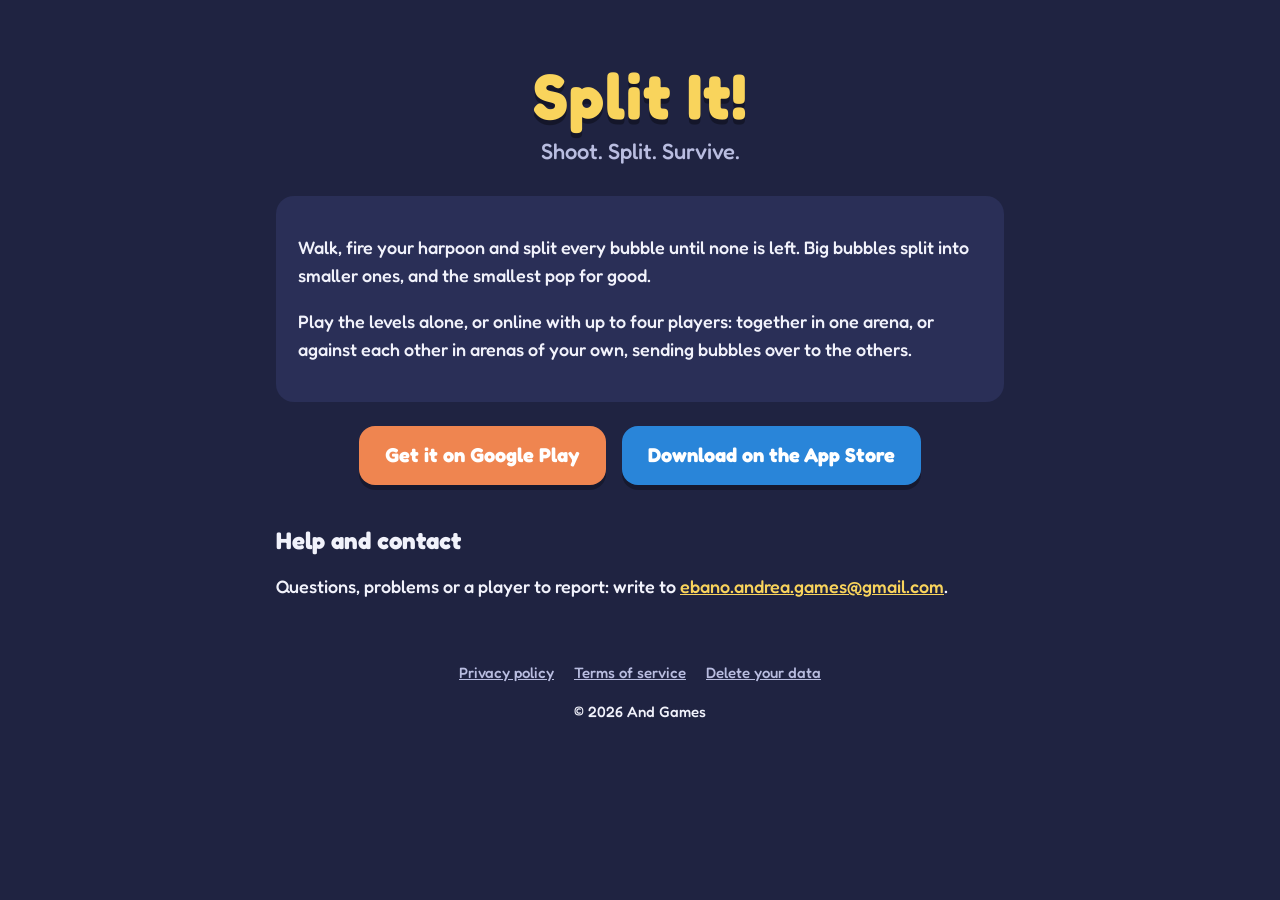
<file: index.html>
<!doctype html>
<html lang="en">
<head>
	<meta charset="utf-8">
	<meta name="viewport" content="width=device-width, initial-scale=1">
	<title>Split It!</title>
	<meta name="description" content="Split It! is an arcade game for phones: fire your harpoon and split every bubble, alone or online with up to four friends.">
	<link rel="stylesheet" href="style.css">
</head>
<body>
	<main>
		<div class="hero">
			<span class="logo">Split It!</span>
			<p class="tagline">Shoot. Split. Survive.</p>
		</div>

		<div class="card">
			<p>Walk, fire your harpoon and split every bubble until none is left. Big bubbles split into smaller ones, and the smallest pop for good.</p>
			<p>Play the levels alone, or online with up to four players: together in one arena, or against each other in arenas of your own, sending bubbles over to the others.</p>
		</div>

		<p style="text-align: center">
			<a class="button" href="https://play.google.com/store/apps/details?id=games.and.splitit">Get it on Google Play</a>
			<a class="button blue" href="https://apps.apple.com/app/id6829660923">Download on the App Store</a>
		</p>

		<h2>Help and contact</h2>
		<p>Questions, problems or a player to report: write to <a href="mailto:ebano.andrea.games@gmail.com">ebano.andrea.games@gmail.com</a>.</p>
	</main>
	<footer>
		<a href="privacy/">Privacy policy</a>
		<a href="terms/">Terms of service</a>
		<a href="delete/">Delete your data</a>
		<p>© 2026 And Games</p>
	</footer>
</body>
</html>
</file>
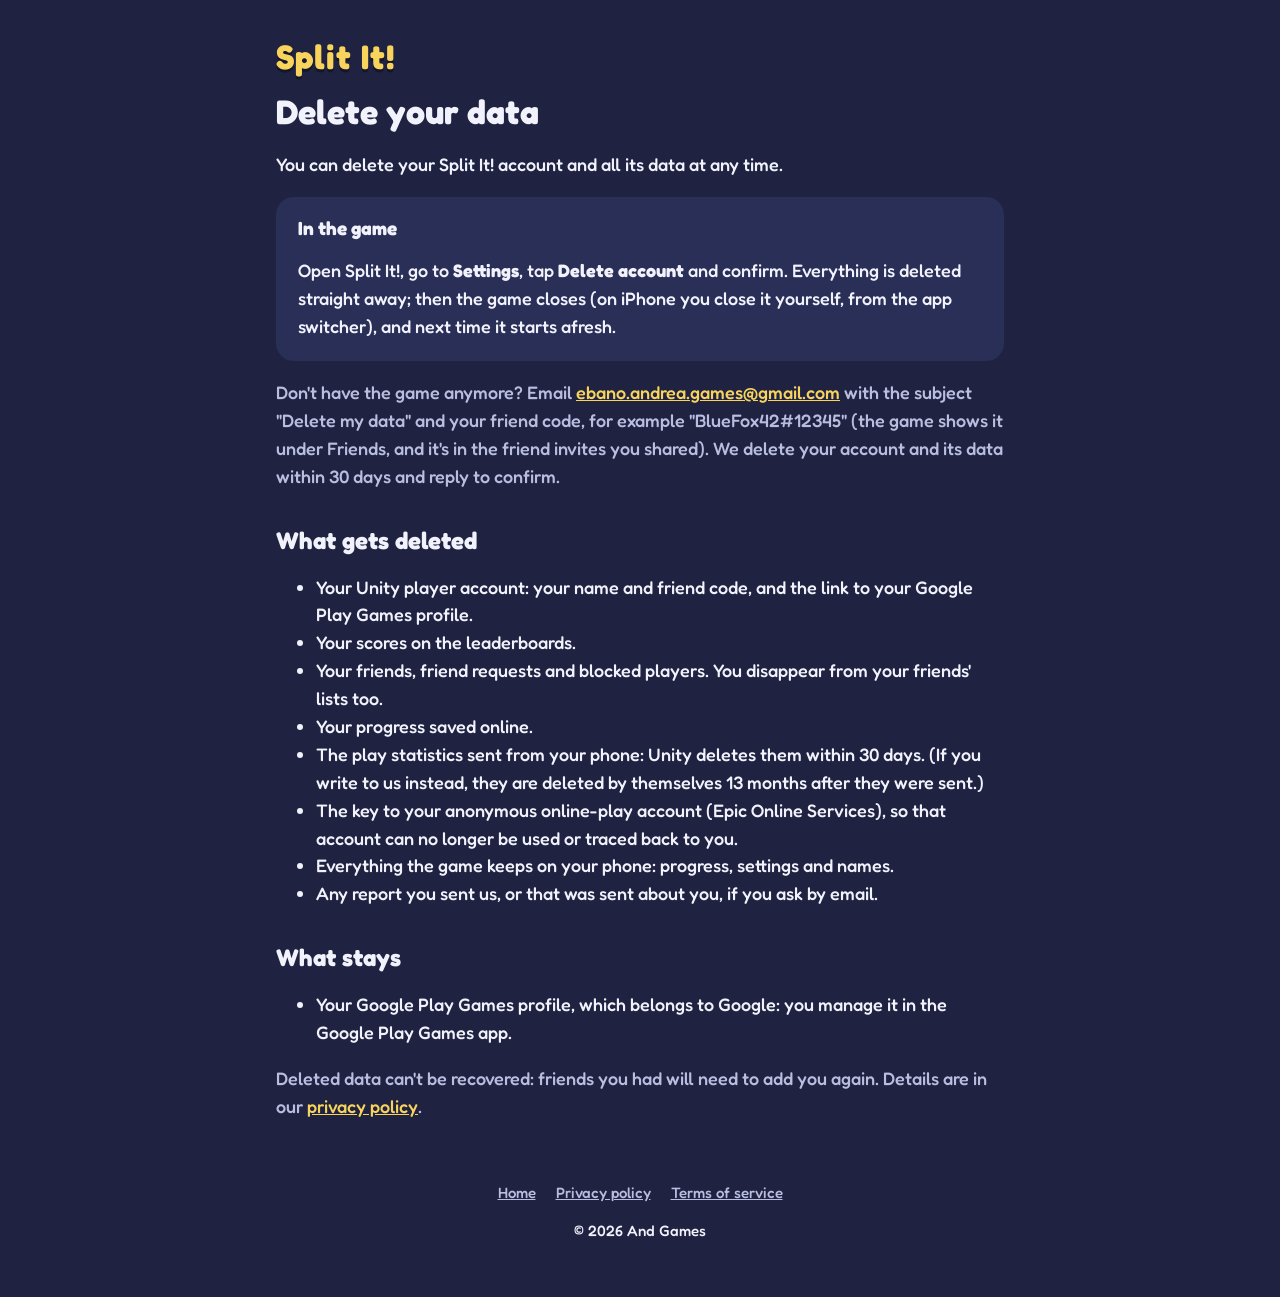
<file: delete/index.html>
<!doctype html>
<html lang="en">
<head>
	<meta charset="utf-8">
	<meta name="viewport" content="width=device-width, initial-scale=1">
	<title>Delete Your Data · Split It!</title>
	<meta name="description" content="How to delete your Split It! account and its data.">
	<link rel="stylesheet" href="../style.css">
</head>
<body>
	<main>
		<nav class="top"><a class="logo small" href="../">Split It!</a></nav>

		<h1>Delete your data</h1>
		<p>You can delete your Split It! account and all its data at any time.</p>

		<div class="card">
			<h3 style="margin-top: 0">In the game</h3>
			<p style="margin-bottom: 0">Open Split It!, go to <strong>Settings</strong>, tap <strong>Delete account</strong> and confirm. Everything is deleted straight away; then the game closes (on iPhone you close it yourself, from the app switcher), and next time it starts afresh.</p>
		</div>

		<p class="muted">Don't have the game anymore? Email <a href="mailto:ebano.andrea.games@gmail.com?subject=Split%20It!%3A%20delete%20my%20data">ebano.andrea.games@gmail.com</a> with the subject "Delete my data" and your friend code, for example "BlueFox42#12345" (the game shows it under Friends, and it's in the friend invites you shared). We delete your account and its data within 30 days and reply to confirm.</p>

		<h2>What gets deleted</h2>
		<ul>
			<li>Your Unity player account: your name and friend code, and the link to your Google Play Games profile.</li>
			<li>Your scores on the leaderboards.</li>
			<li>Your friends, friend requests and blocked players. You disappear from your friends' lists too.</li>
			<li>Your progress saved online.</li>
			<li>The play statistics sent from your phone: Unity deletes them within 30 days. (If you write to us instead, they are deleted by themselves 13 months after they were sent.)</li>
			<li>The key to your anonymous online-play account (Epic Online Services), so that account can no longer be used or traced back to you.</li>
			<li>Everything the game keeps on your phone: progress, settings and names.</li>
			<li>Any report you sent us, or that was sent about you, if you ask by email.</li>
		</ul>

		<h2>What stays</h2>
		<ul>
			<li>Your Google Play Games profile, which belongs to Google: you manage it in the Google Play Games app.</li>
		</ul>

		<p class="muted">Deleted data can't be recovered: friends you had will need to add you again. Details are in our <a href="../privacy/">privacy policy</a>.</p>
	</main>
	<footer>
		<a href="../">Home</a>
		<a href="../privacy/">Privacy policy</a>
		<a href="../terms/">Terms of service</a>
		<p>© 2026 And Games</p>
	</footer>
</body>
</html>
</file>
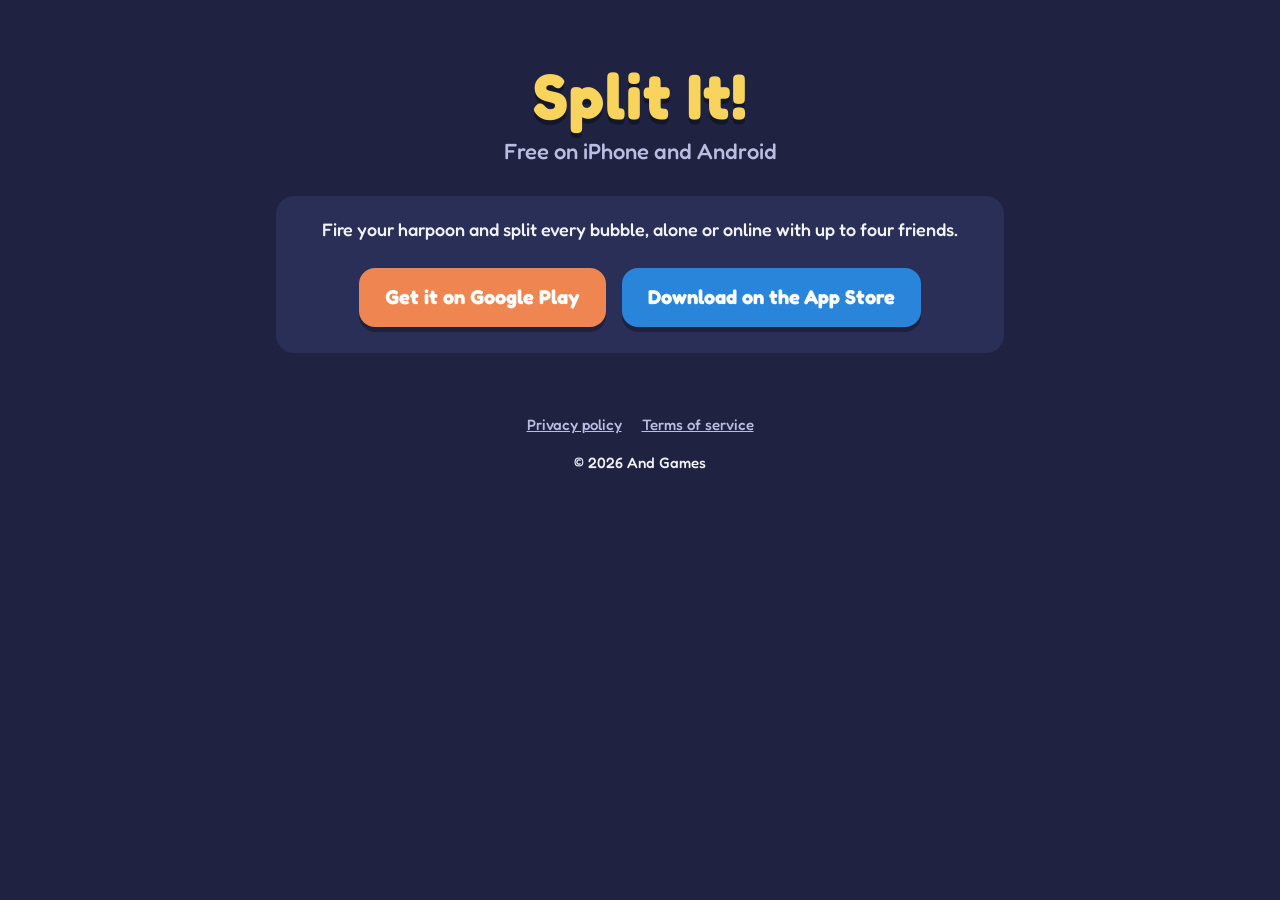
<file: get/index.html>
<!doctype html>
<html lang="en">
<head>
	<meta charset="utf-8">
	<meta name="viewport" content="width=device-width, initial-scale=1">
	<title>Get Split It!</title>
	<meta name="description" content="Split It! Bubble Arcade is free on the App Store and Google Play.">
	<meta name="robots" content="noindex">
	<link rel="stylesheet" href="../style.css">
	<script>
		// One link for both stores, for bios and posts: a phone goes straight to its own store, a computer
		// sees both. Installs from Instagram's and TikTok's in-app browsers are tagged for Play's acquisition report.
		var ua = navigator.userAgent;
		var from = /Instagram/i.test(ua) ? "instagram"
			: /musical_ly|TikTok|BytedanceWebview/i.test(ua) ? "tiktok"
			: /FBAN|FBAV/i.test(ua) ? "facebook"
			: (new URLSearchParams(location.search).get("from") || "").replace(/[^a-z0-9_-]/gi, "");
		var play = "https://play.google.com/store/apps/details?id=games.and.splitit"
			+ (from ? "&referrer=" + encodeURIComponent("utm_source=" + from + "&utm_medium=link") : "");
		var appStore = "https://apps.apple.com/app/id6829660923";
		var android = /Android/i.test(ua);
		// iPads ask for the desktop site, so they read as a Mac with a touch screen.
		var apple = /iPhone|iPad|iPod/i.test(ua) || (/Macintosh/i.test(ua) && navigator.maxTouchPoints > 1);
		if (android) location.replace(play);
		else if (apple) location.replace(appStore);
	</script>
</head>
<body>
	<main>
		<div class="hero">
			<a class="logo" href="../">Split It!</a>
			<p class="tagline">Free on iPhone and Android</p>
		</div>

		<div class="card" style="text-align: center">
			<p style="margin-top: 0">Fire your harpoon and split every bubble, alone or online with up to four friends.</p>
			<a class="button" id="play" href="https://play.google.com/store/apps/details?id=games.and.splitit">Get it on Google Play</a>
			<a class="button blue" id="appstore" href="https://apps.apple.com/app/id6829660923">Download on the App Store</a>
		</div>
	</main>
	<footer>
		<a href="../privacy/">Privacy policy</a>
		<a href="../terms/">Terms of service</a>
		<p>© 2026 And Games</p>
	</footer>

	<script>
		// If the redirect is blocked, the buttons still lead to this phone's store, tagged like it.
		document.getElementById("play").href = play;
		if (android) document.getElementById("appstore").style.display = "none";
		if (apple) document.getElementById("play").style.display = "none";
	</script>
</body>
</html>
</file>
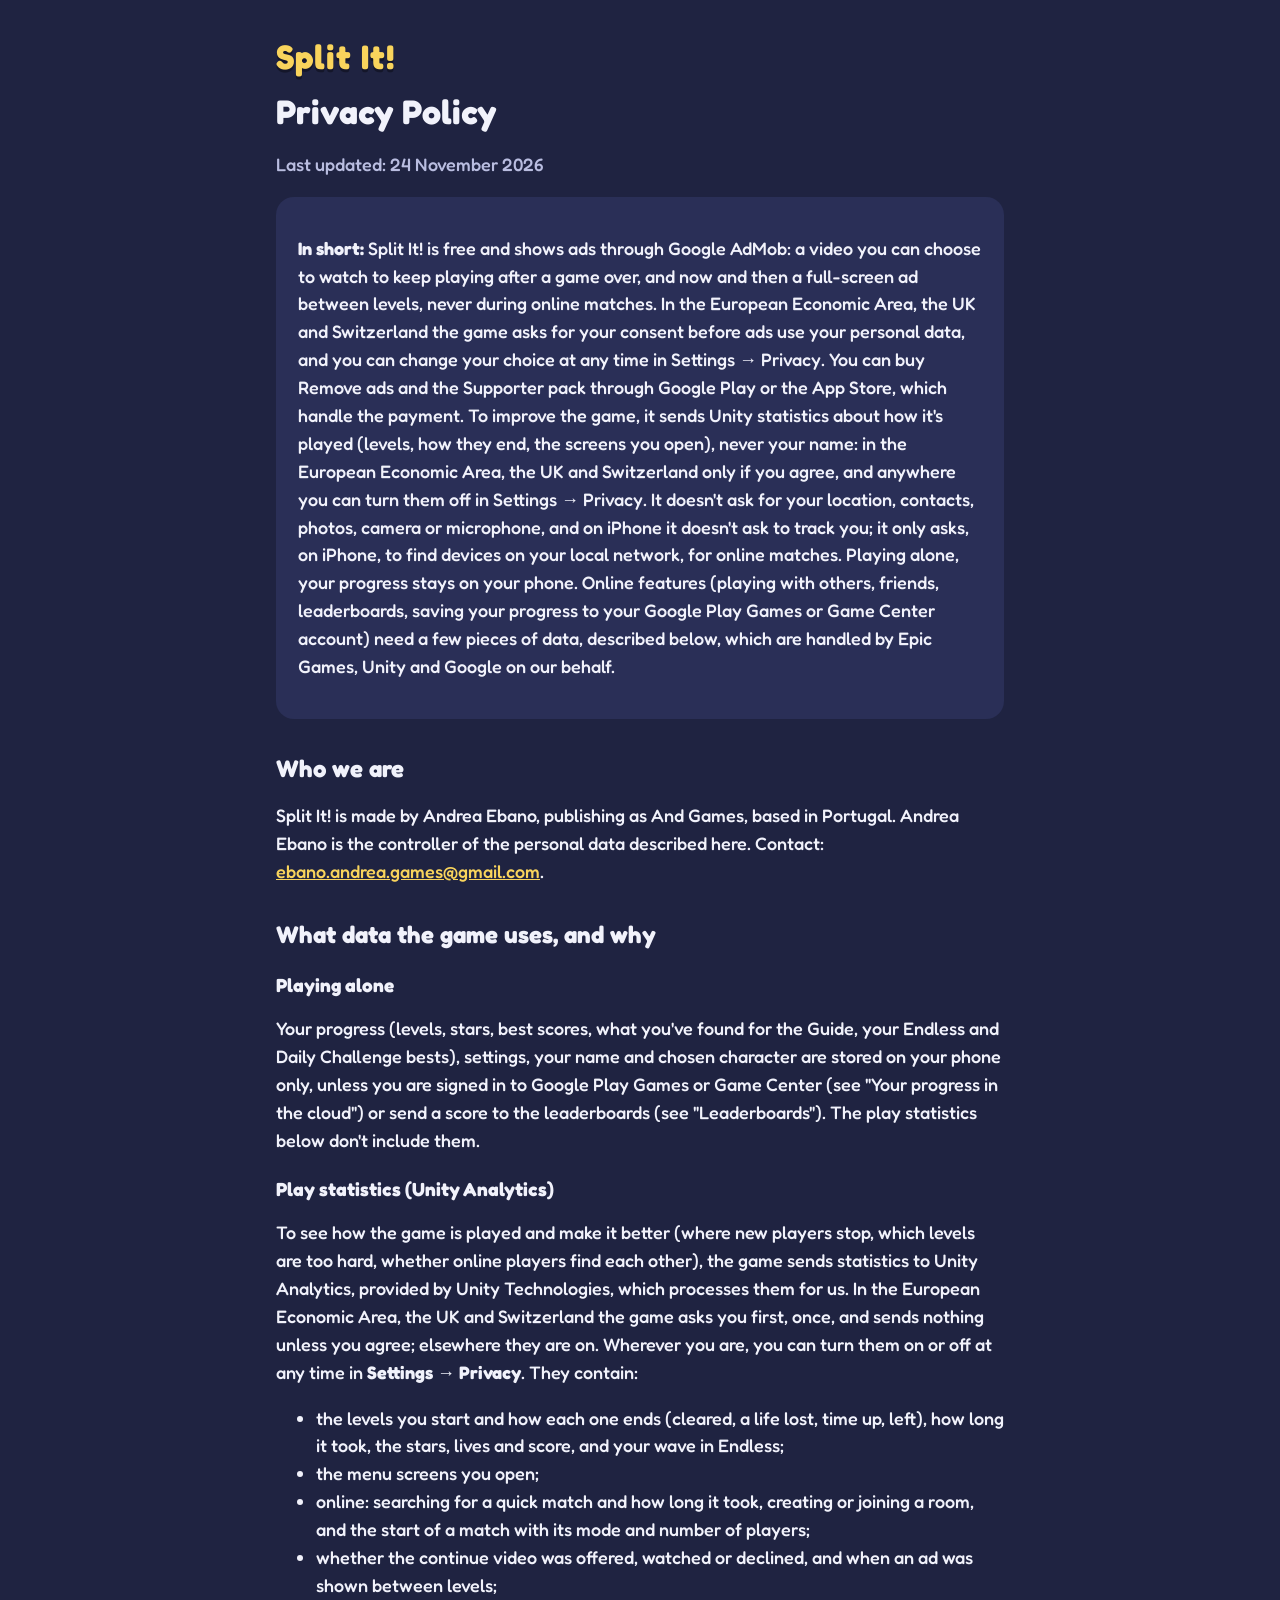
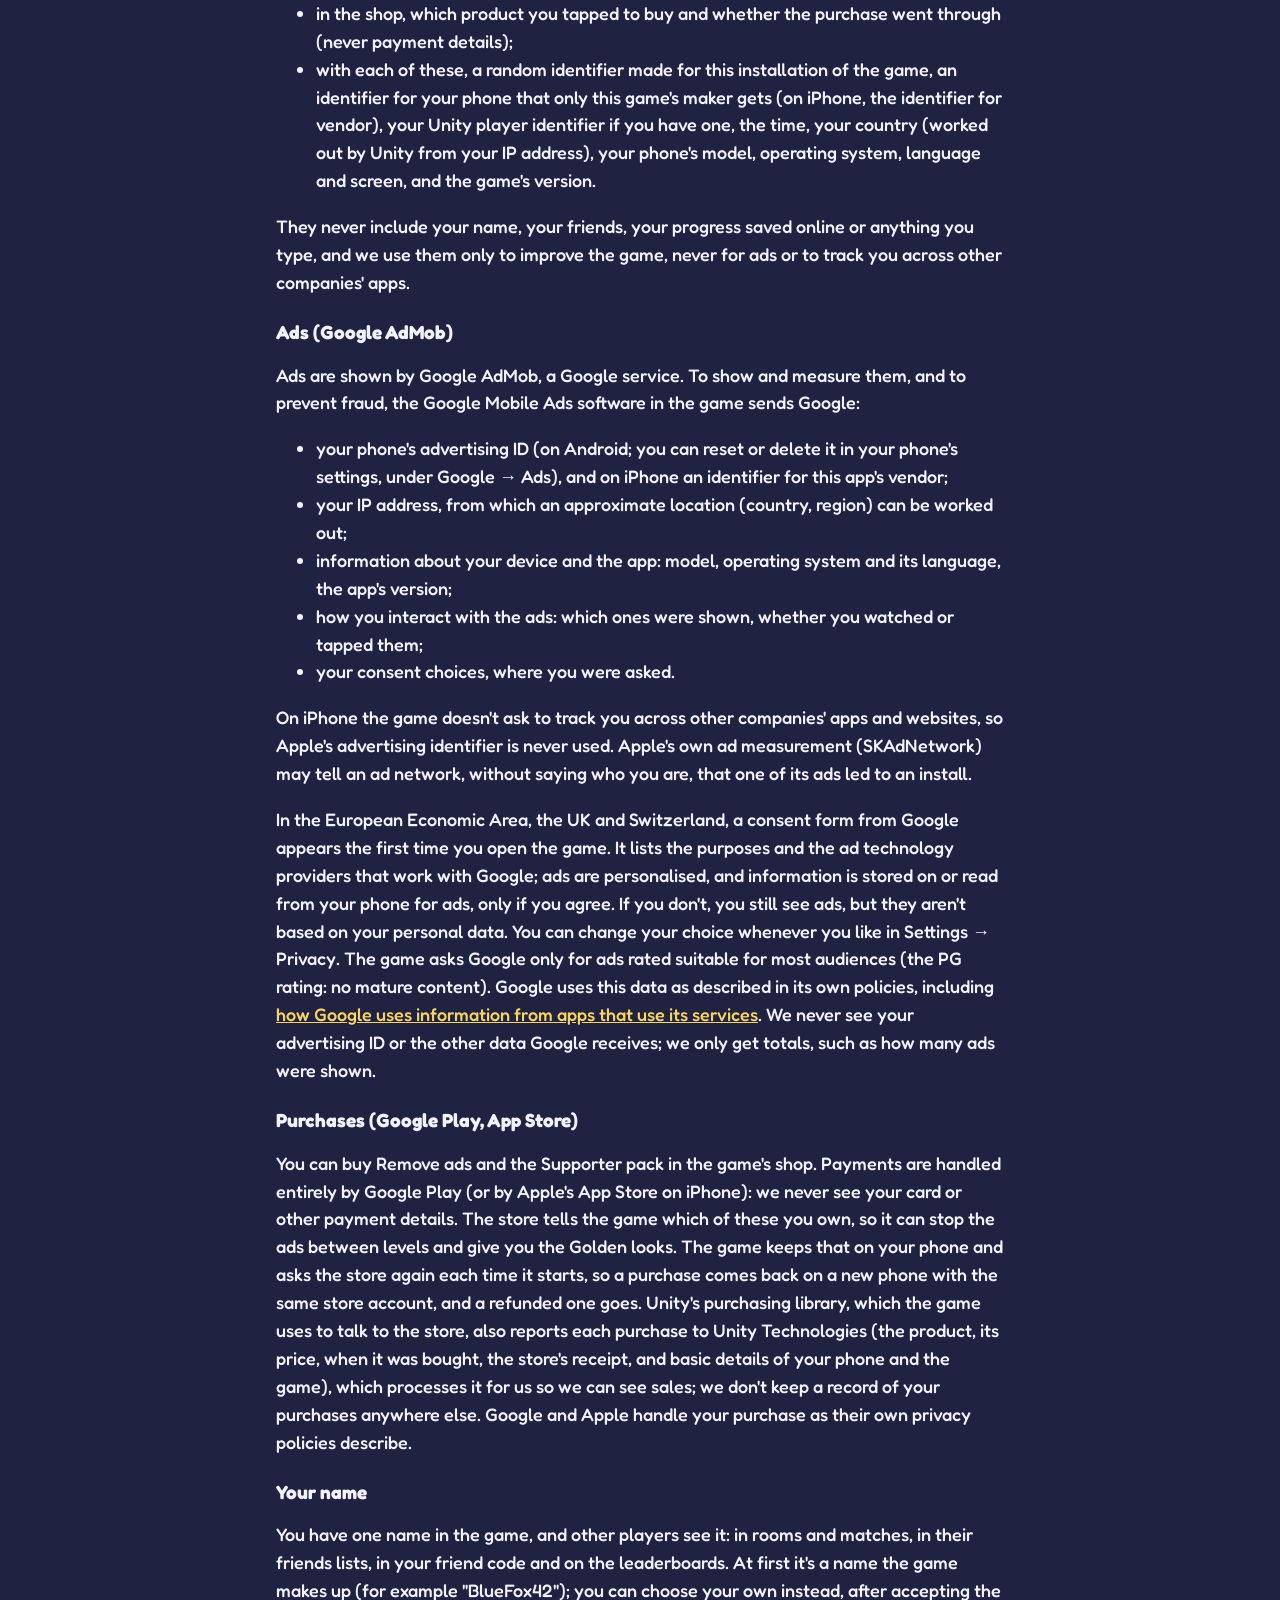
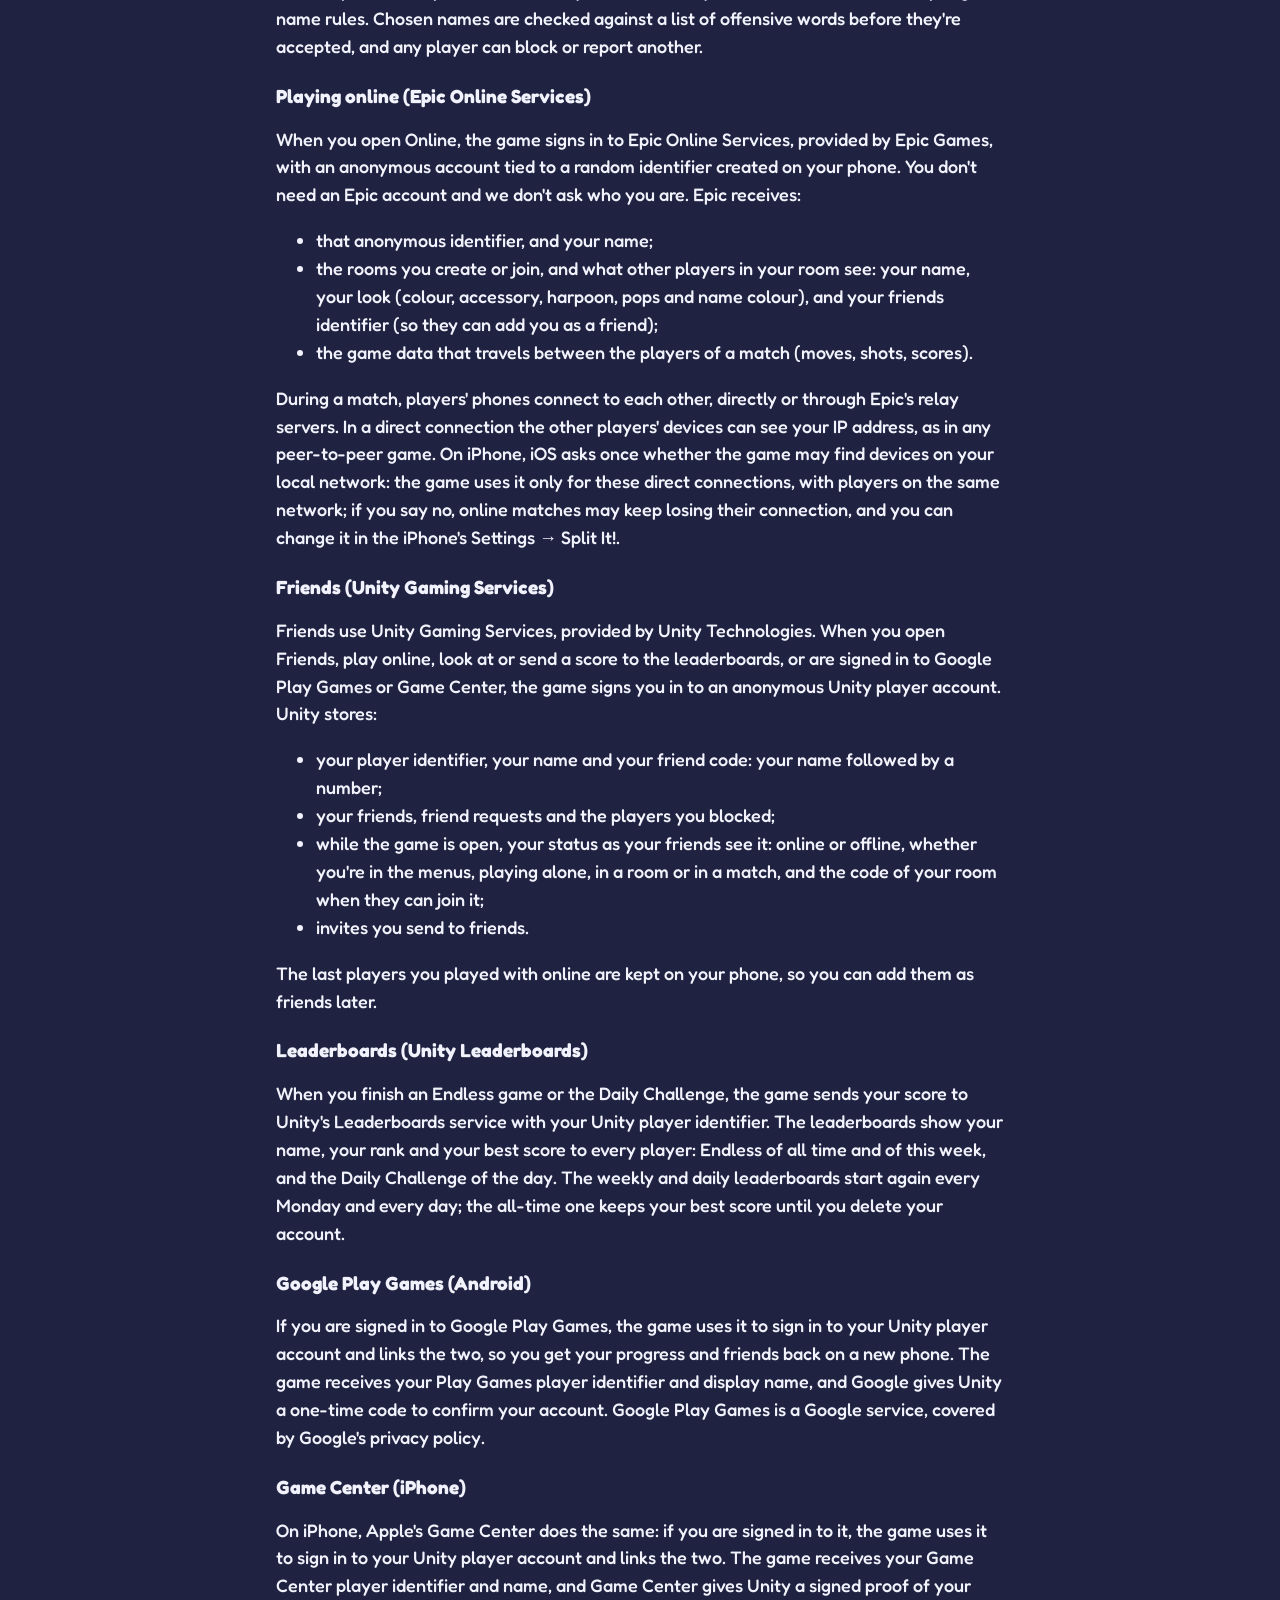
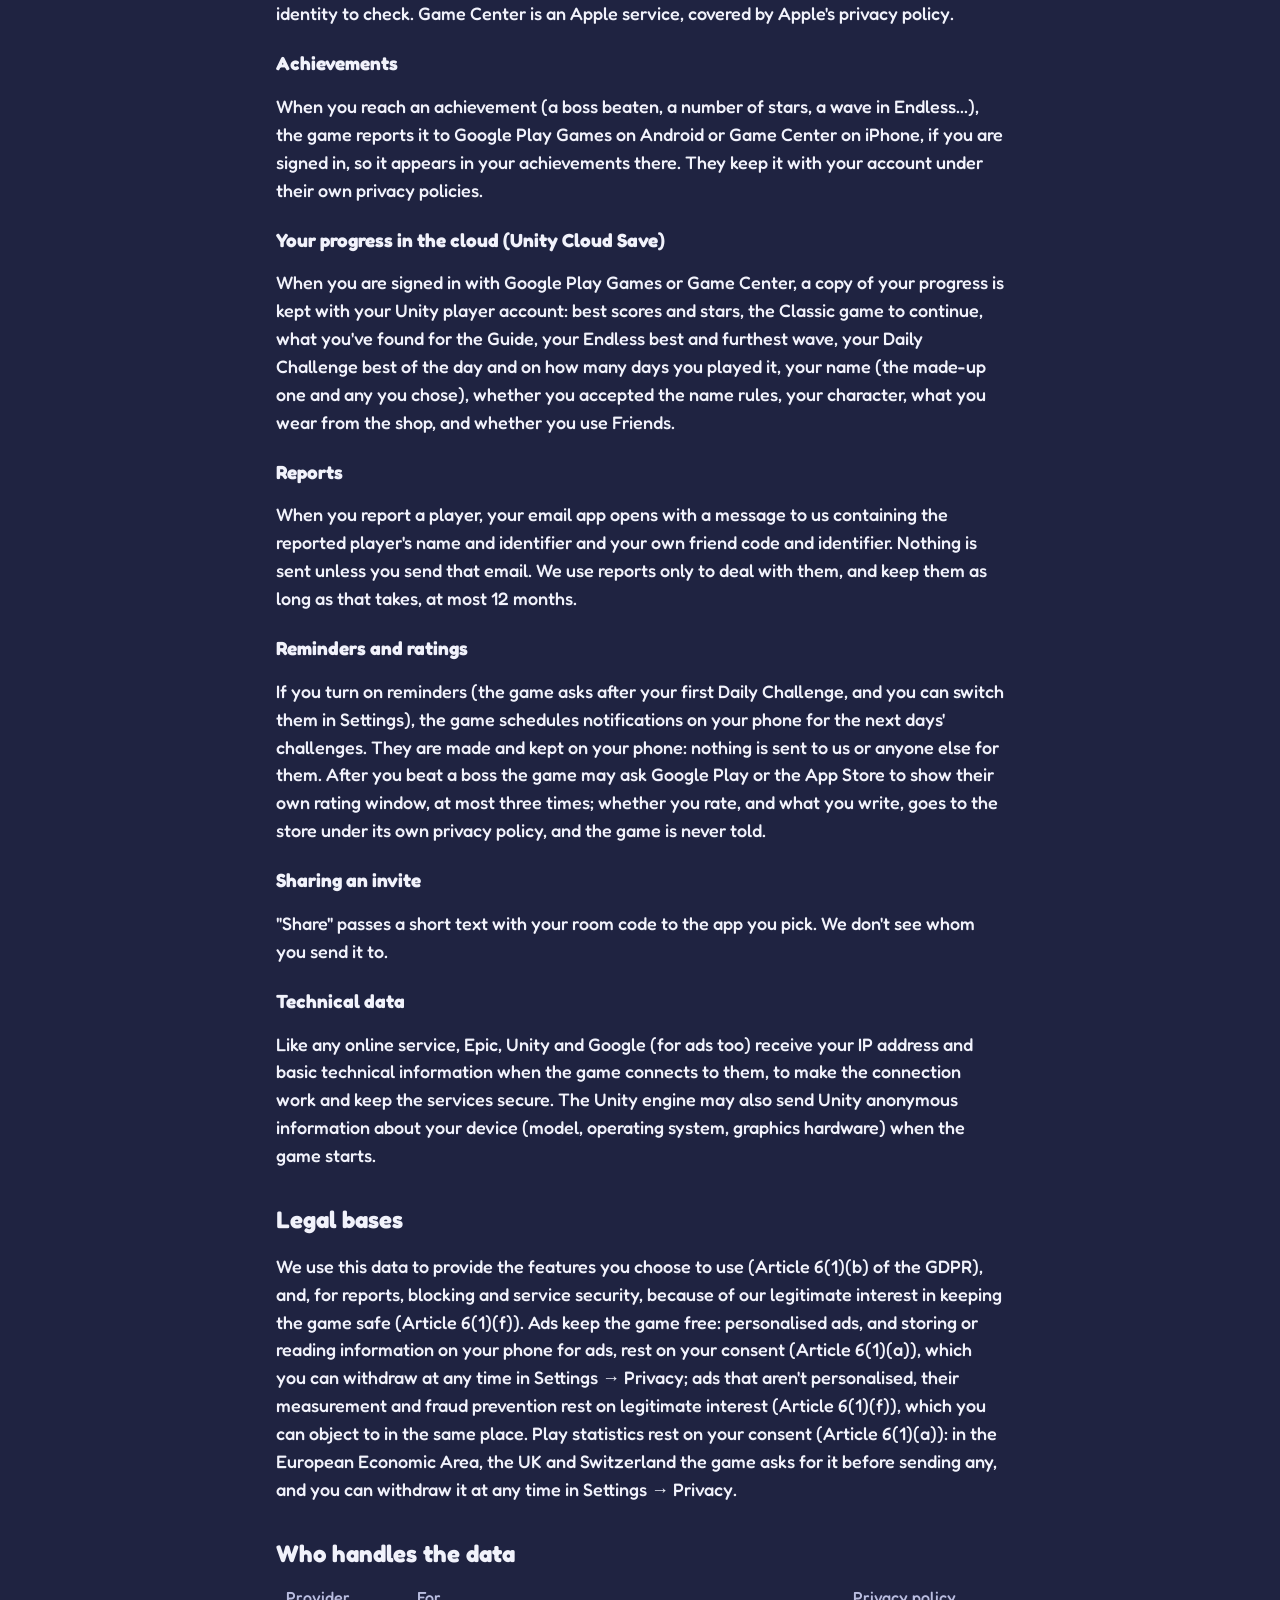
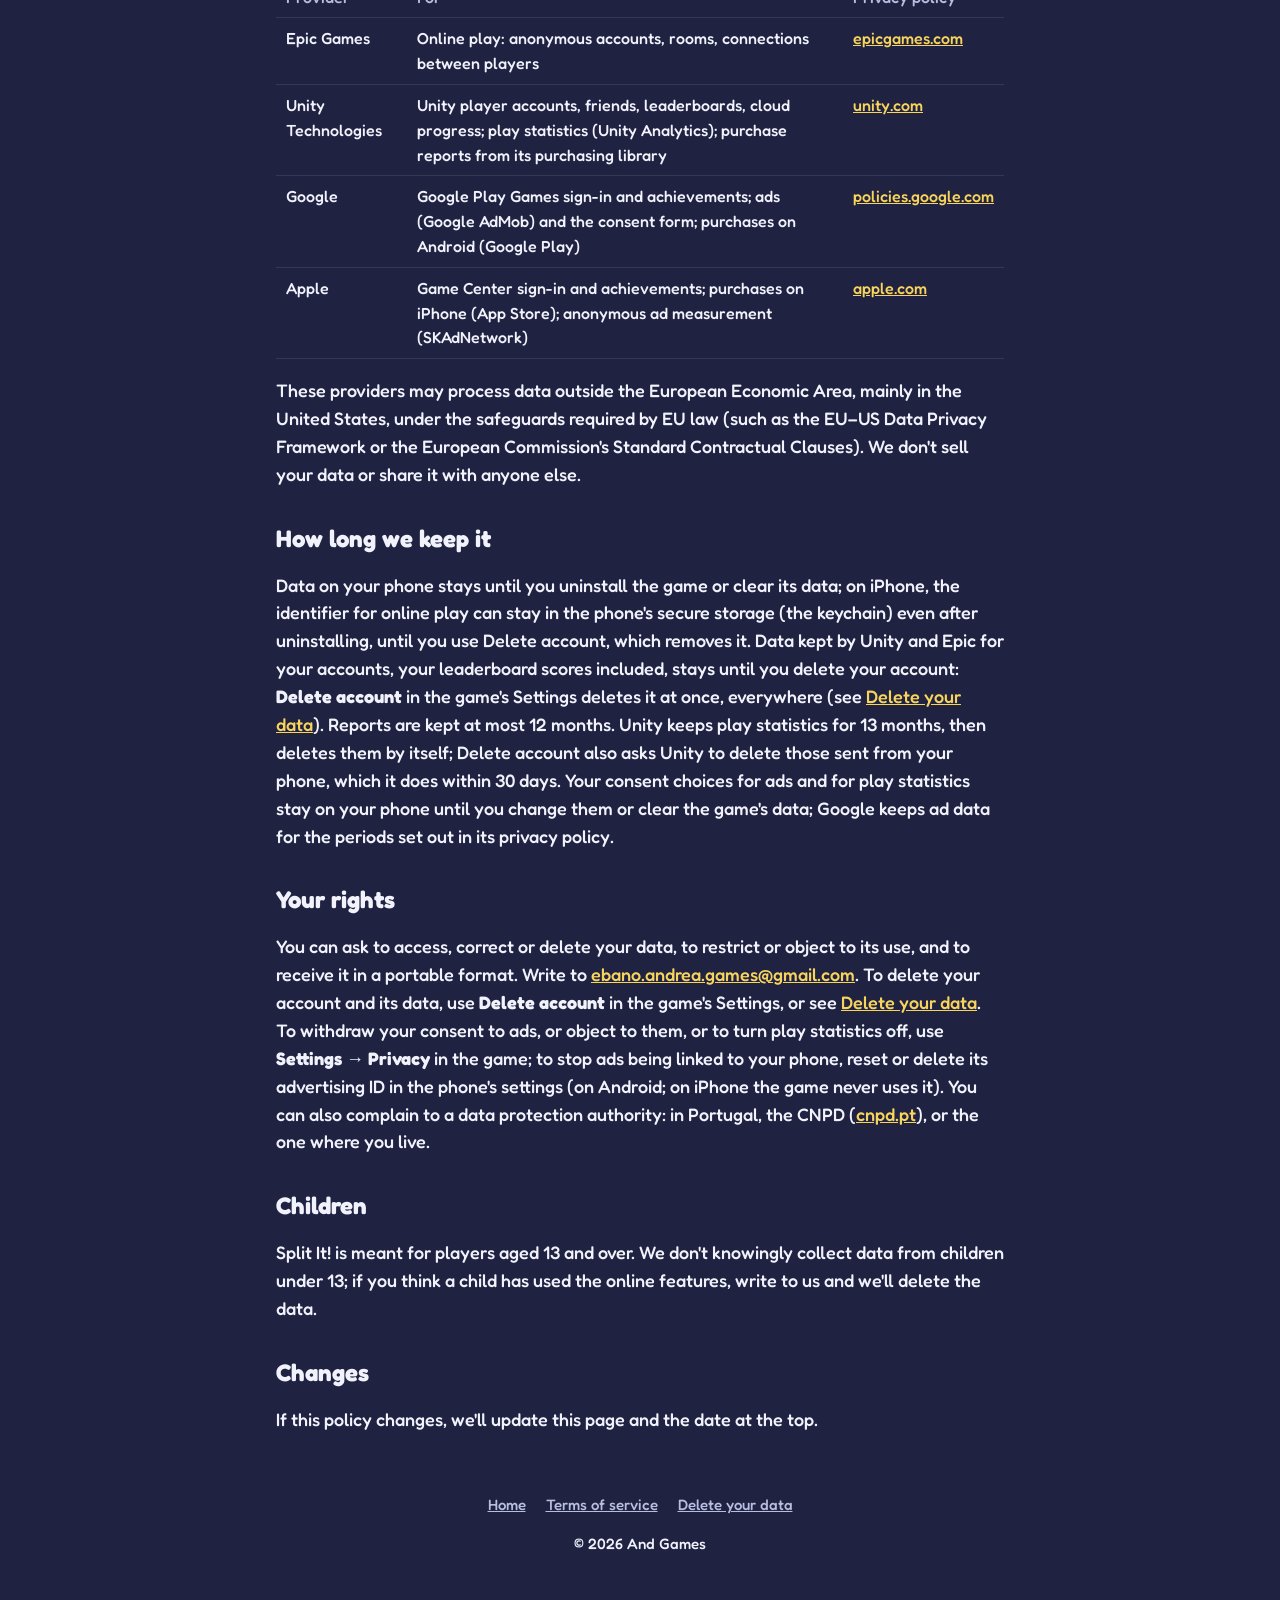
<file: privacy/index.html>
<!doctype html>
<html lang="en">
<head>
	<meta charset="utf-8">
	<meta name="viewport" content="width=device-width, initial-scale=1">
	<title>Privacy Policy · Split It!</title>
	<meta name="description" content="What data Split It! uses, why, who handles it, and how to have it deleted.">
	<link rel="stylesheet" href="../style.css">
</head>
<body>
	<main>
		<nav class="top"><a class="logo small" href="../">Split It!</a></nav>

		<h1>Privacy Policy</h1>
		<p class="muted">Last updated: 24 November 2026</p>

		<div class="card">
			<p><strong>In short:</strong> Split It! is free and shows ads through Google AdMob: a video you can choose to watch to keep playing after a game over, and now and then a full-screen ad between levels, never during online matches. In the European Economic Area, the UK and Switzerland the game asks for your consent before ads use your personal data, and you can change your choice at any time in Settings → Privacy. You can buy Remove ads and the Supporter pack through Google Play or the App Store, which handle the payment. To improve the game, it sends Unity statistics about how it's played (levels, how they end, the screens you open), never your name: in the European Economic Area, the UK and Switzerland only if you agree, and anywhere you can turn them off in Settings → Privacy. It doesn't ask for your location, contacts, photos, camera or microphone, and on iPhone it doesn't ask to track you; it only asks, on iPhone, to find devices on your local network, for online matches. Playing alone, your progress stays on your phone. Online features (playing with others, friends, leaderboards, saving your progress to your Google Play Games or Game Center account) need a few pieces of data, described below, which are handled by Epic Games, Unity and Google on our behalf.</p>
		</div>

		<h2>Who we are</h2>
		<p>Split It! is made by Andrea Ebano, publishing as And Games, based in Portugal. Andrea Ebano is the controller of the personal data described here. Contact: <a href="mailto:ebano.andrea.games@gmail.com">ebano.andrea.games@gmail.com</a>.</p>

		<h2>What data the game uses, and why</h2>

		<h3>Playing alone</h3>
		<p>Your progress (levels, stars, best scores, what you've found for the Guide, your Endless and Daily Challenge bests), settings, your name and chosen character are stored on your phone only, unless you are signed in to Google Play Games or Game Center (see "Your progress in the cloud") or send a score to the leaderboards (see "Leaderboards"). The play statistics below don't include them.</p>

		<h3>Play statistics (Unity Analytics)</h3>
		<p>To see how the game is played and make it better (where new players stop, which levels are too hard, whether online players find each other), the game sends statistics to Unity Analytics, provided by Unity Technologies, which processes them for us. In the European Economic Area, the UK and Switzerland the game asks you first, once, and sends nothing unless you agree; elsewhere they are on. Wherever you are, you can turn them on or off at any time in <strong>Settings → Privacy</strong>. They contain:</p>
		<ul>
			<li>the levels you start and how each one ends (cleared, a life lost, time up, left), how long it took, the stars, lives and score, and your wave in Endless;</li>
			<li>the menu screens you open;</li>
			<li>online: searching for a quick match and how long it took, creating or joining a room, and the start of a match with its mode and number of players;</li>
			<li>whether the continue video was offered, watched or declined, and when an ad was shown between levels;</li>
			<li>in the shop, which product you tapped to buy and whether the purchase went through (never payment details);</li>
			<li>with each of these, a random identifier made for this installation of the game, an identifier for your phone that only this game's maker gets (on iPhone, the identifier for vendor), your Unity player identifier if you have one, the time, your country (worked out by Unity from your IP address), your phone's model, operating system, language and screen, and the game's version.</li>
		</ul>
		<p>They never include your name, your friends, your progress saved online or anything you type, and we use them only to improve the game, never for ads or to track you across other companies' apps.</p>

		<h3>Ads (Google AdMob)</h3>
		<p>Ads are shown by Google AdMob, a Google service. To show and measure them, and to prevent fraud, the Google Mobile Ads software in the game sends Google:</p>
		<ul>
			<li>your phone's advertising ID (on Android; you can reset or delete it in your phone's settings, under Google → Ads), and on iPhone an identifier for this app's vendor;</li>
			<li>your IP address, from which an approximate location (country, region) can be worked out;</li>
			<li>information about your device and the app: model, operating system and its language, the app's version;</li>
			<li>how you interact with the ads: which ones were shown, whether you watched or tapped them;</li>
			<li>your consent choices, where you were asked.</li>
		</ul>
		<p>On iPhone the game doesn't ask to track you across other companies' apps and websites, so Apple's advertising identifier is never used. Apple's own ad measurement (SKAdNetwork) may tell an ad network, without saying who you are, that one of its ads led to an install.</p>
		<p>In the European Economic Area, the UK and Switzerland, a consent form from Google appears the first time you open the game. It lists the purposes and the ad technology providers that work with Google; ads are personalised, and information is stored on or read from your phone for ads, only if you agree. If you don't, you still see ads, but they aren't based on your personal data. You can change your choice whenever you like in Settings → Privacy. The game asks Google only for ads rated suitable for most audiences (the PG rating: no mature content). Google uses this data as described in its own policies, including <a href="https://policies.google.com/technologies/partner-sites">how Google uses information from apps that use its services</a>. We never see your advertising ID or the other data Google receives; we only get totals, such as how many ads were shown.</p>

		<h3>Purchases (Google Play, App Store)</h3>
		<p>You can buy Remove ads and the Supporter pack in the game's shop. Payments are handled entirely by Google Play (or by Apple's App Store on iPhone): we never see your card or other payment details. The store tells the game which of these you own, so it can stop the ads between levels and give you the Golden looks. The game keeps that on your phone and asks the store again each time it starts, so a purchase comes back on a new phone with the same store account, and a refunded one goes. Unity's purchasing library, which the game uses to talk to the store, also reports each purchase to Unity Technologies (the product, its price, when it was bought, the store's receipt, and basic details of your phone and the game), which processes it for us so we can see sales; we don't keep a record of your purchases anywhere else. Google and Apple handle your purchase as their own privacy policies describe.</p>

		<h3>Your name</h3>
		<p>You have one name in the game, and other players see it: in rooms and matches, in their friends lists, in your friend code and on the leaderboards. At first it's a name the game makes up (for example "BlueFox42"); you can choose your own instead, after accepting the name rules. Chosen names are checked against a list of offensive words before they're accepted, and any player can block or report another.</p>

		<h3>Playing online (Epic Online Services)</h3>
		<p>When you open Online, the game signs in to Epic Online Services, provided by Epic Games, with an anonymous account tied to a random identifier created on your phone. You don't need an Epic account and we don't ask who you are. Epic receives:</p>
		<ul>
			<li>that anonymous identifier, and your name;</li>
			<li>the rooms you create or join, and what other players in your room see: your name, your look (colour, accessory, harpoon, pops and name colour), and your friends identifier (so they can add you as a friend);</li>
			<li>the game data that travels between the players of a match (moves, shots, scores).</li>
		</ul>
		<p>During a match, players' phones connect to each other, directly or through Epic's relay servers. In a direct connection the other players' devices can see your IP address, as in any peer-to-peer game. On iPhone, iOS asks once whether the game may find devices on your local network: the game uses it only for these direct connections, with players on the same network; if you say no, online matches may keep losing their connection, and you can change it in the iPhone's Settings → Split It!.</p>

		<h3>Friends (Unity Gaming Services)</h3>
		<p>Friends use Unity Gaming Services, provided by Unity Technologies. When you open Friends, play online, look at or send a score to the leaderboards, or are signed in to Google Play Games or Game Center, the game signs you in to an anonymous Unity player account. Unity stores:</p>
		<ul>
			<li>your player identifier, your name and your friend code: your name followed by a number;</li>
			<li>your friends, friend requests and the players you blocked;</li>
			<li>while the game is open, your status as your friends see it: online or offline, whether you're in the menus, playing alone, in a room or in a match, and the code of your room when they can join it;</li>
			<li>invites you send to friends.</li>
		</ul>
		<p>The last players you played with online are kept on your phone, so you can add them as friends later.</p>

		<h3>Leaderboards (Unity Leaderboards)</h3>
		<p>When you finish an Endless game or the Daily Challenge, the game sends your score to Unity's Leaderboards service with your Unity player identifier. The leaderboards show your name, your rank and your best score to every player: Endless of all time and of this week, and the Daily Challenge of the day. The weekly and daily leaderboards start again every Monday and every day; the all-time one keeps your best score until you delete your account.</p>

		<h3>Google Play Games (Android)</h3>
		<p>If you are signed in to Google Play Games, the game uses it to sign in to your Unity player account and links the two, so you get your progress and friends back on a new phone. The game receives your Play Games player identifier and display name, and Google gives Unity a one-time code to confirm your account. Google Play Games is a Google service, covered by Google's privacy policy.</p>

		<h3>Game Center (iPhone)</h3>
		<p>On iPhone, Apple's Game Center does the same: if you are signed in to it, the game uses it to sign in to your Unity player account and links the two. The game receives your Game Center player identifier and name, and Game Center gives Unity a signed proof of your identity to check. Game Center is an Apple service, covered by Apple's privacy policy.</p>

		<h3>Achievements</h3>
		<p>When you reach an achievement (a boss beaten, a number of stars, a wave in Endless...), the game reports it to Google Play Games on Android or Game Center on iPhone, if you are signed in, so it appears in your achievements there. They keep it with your account under their own privacy policies.</p>

		<h3>Your progress in the cloud (Unity Cloud Save)</h3>
		<p>When you are signed in with Google Play Games or Game Center, a copy of your progress is kept with your Unity player account: best scores and stars, the Classic game to continue, what you've found for the Guide, your Endless best and furthest wave, your Daily Challenge best of the day and on how many days you played it, your name (the made-up one and any you chose), whether you accepted the name rules, your character, what you wear from the shop, and whether you use Friends.</p>

		<h3>Reports</h3>
		<p>When you report a player, your email app opens with a message to us containing the reported player's name and identifier and your own friend code and identifier. Nothing is sent unless you send that email. We use reports only to deal with them, and keep them as long as that takes, at most 12 months.</p>

		<h3>Reminders and ratings</h3>
		<p>If you turn on reminders (the game asks after your first Daily Challenge, and you can switch them in Settings), the game schedules notifications on your phone for the next days' challenges. They are made and kept on your phone: nothing is sent to us or anyone else for them. After you beat a boss the game may ask Google Play or the App Store to show their own rating window, at most three times; whether you rate, and what you write, goes to the store under its own privacy policy, and the game is never told.</p>

		<h3>Sharing an invite</h3>
		<p>"Share" passes a short text with your room code to the app you pick. We don't see whom you send it to.</p>

		<h3>Technical data</h3>
		<p>Like any online service, Epic, Unity and Google (for ads too) receive your IP address and basic technical information when the game connects to them, to make the connection work and keep the services secure. The Unity engine may also send Unity anonymous information about your device (model, operating system, graphics hardware) when the game starts.</p>

		<h2>Legal bases</h2>
		<p>We use this data to provide the features you choose to use (Article 6(1)(b) of the GDPR), and, for reports, blocking and service security, because of our legitimate interest in keeping the game safe (Article 6(1)(f)). Ads keep the game free: personalised ads, and storing or reading information on your phone for ads, rest on your consent (Article 6(1)(a)), which you can withdraw at any time in Settings → Privacy; ads that aren't personalised, their measurement and fraud prevention rest on legitimate interest (Article 6(1)(f)), which you can object to in the same place. Play statistics rest on your consent (Article 6(1)(a)): in the European Economic Area, the UK and Switzerland the game asks for it before sending any, and you can withdraw it at any time in Settings → Privacy.</p>

		<h2>Who handles the data</h2>
		<table>
			<tr><th>Provider</th><th>For</th><th>Privacy policy</th></tr>
			<tr><td>Epic Games</td><td>Online play: anonymous accounts, rooms, connections between players</td><td><a href="https://www.epicgames.com/site/privacypolicy">epicgames.com</a></td></tr>
			<tr><td>Unity Technologies</td><td>Unity player accounts, friends, leaderboards, cloud progress; play statistics (Unity Analytics); purchase reports from its purchasing library</td><td><a href="https://unity.com/legal/privacy-policy">unity.com</a></td></tr>
			<tr><td>Google</td><td>Google Play Games sign-in and achievements; ads (Google AdMob) and the consent form; purchases on Android (Google Play)</td><td><a href="https://policies.google.com/privacy">policies.google.com</a></td></tr>
			<tr><td>Apple</td><td>Game Center sign-in and achievements; purchases on iPhone (App Store); anonymous ad measurement (SKAdNetwork)</td><td><a href="https://www.apple.com/legal/privacy/">apple.com</a></td></tr>
		</table>
		<p>These providers may process data outside the European Economic Area, mainly in the United States, under the safeguards required by EU law (such as the EU–US Data Privacy Framework or the European Commission's Standard Contractual Clauses). We don't sell your data or share it with anyone else.</p>

		<h2>How long we keep it</h2>
		<p>Data on your phone stays until you uninstall the game or clear its data; on iPhone, the identifier for online play can stay in the phone's secure storage (the keychain) even after uninstalling, until you use Delete account, which removes it. Data kept by Unity and Epic for your accounts, your leaderboard scores included, stays until you delete your account: <strong>Delete account</strong> in the game's Settings deletes it at once, everywhere (see <a href="../delete/">Delete your data</a>). Reports are kept at most 12 months. Unity keeps play statistics for 13 months, then deletes them by itself; Delete account also asks Unity to delete those sent from your phone, which it does within 30 days. Your consent choices for ads and for play statistics stay on your phone until you change them or clear the game's data; Google keeps ad data for the periods set out in its privacy policy.</p>

		<h2>Your rights</h2>
		<p>You can ask to access, correct or delete your data, to restrict or object to its use, and to receive it in a portable format. Write to <a href="mailto:ebano.andrea.games@gmail.com">ebano.andrea.games@gmail.com</a>. To delete your account and its data, use <strong>Delete account</strong> in the game's Settings, or see <a href="../delete/">Delete your data</a>. To withdraw your consent to ads, or object to them, or to turn play statistics off, use <strong>Settings → Privacy</strong> in the game; to stop ads being linked to your phone, reset or delete its advertising ID in the phone's settings (on Android; on iPhone the game never uses it). You can also complain to a data protection authority: in Portugal, the CNPD (<a href="https://www.cnpd.pt">cnpd.pt</a>), or the one where you live.</p>

		<h2>Children</h2>
		<p>Split It! is meant for players aged 13 and over. We don't knowingly collect data from children under 13; if you think a child has used the online features, write to us and we'll delete the data.</p>

		<h2>Changes</h2>
		<p>If this policy changes, we'll update this page and the date at the top.</p>
	</main>
	<footer>
		<a href="../">Home</a>
		<a href="../terms/">Terms of service</a>
		<a href="../delete/">Delete your data</a>
		<p>© 2026 And Games</p>
	</footer>
</body>
</html>
</file>
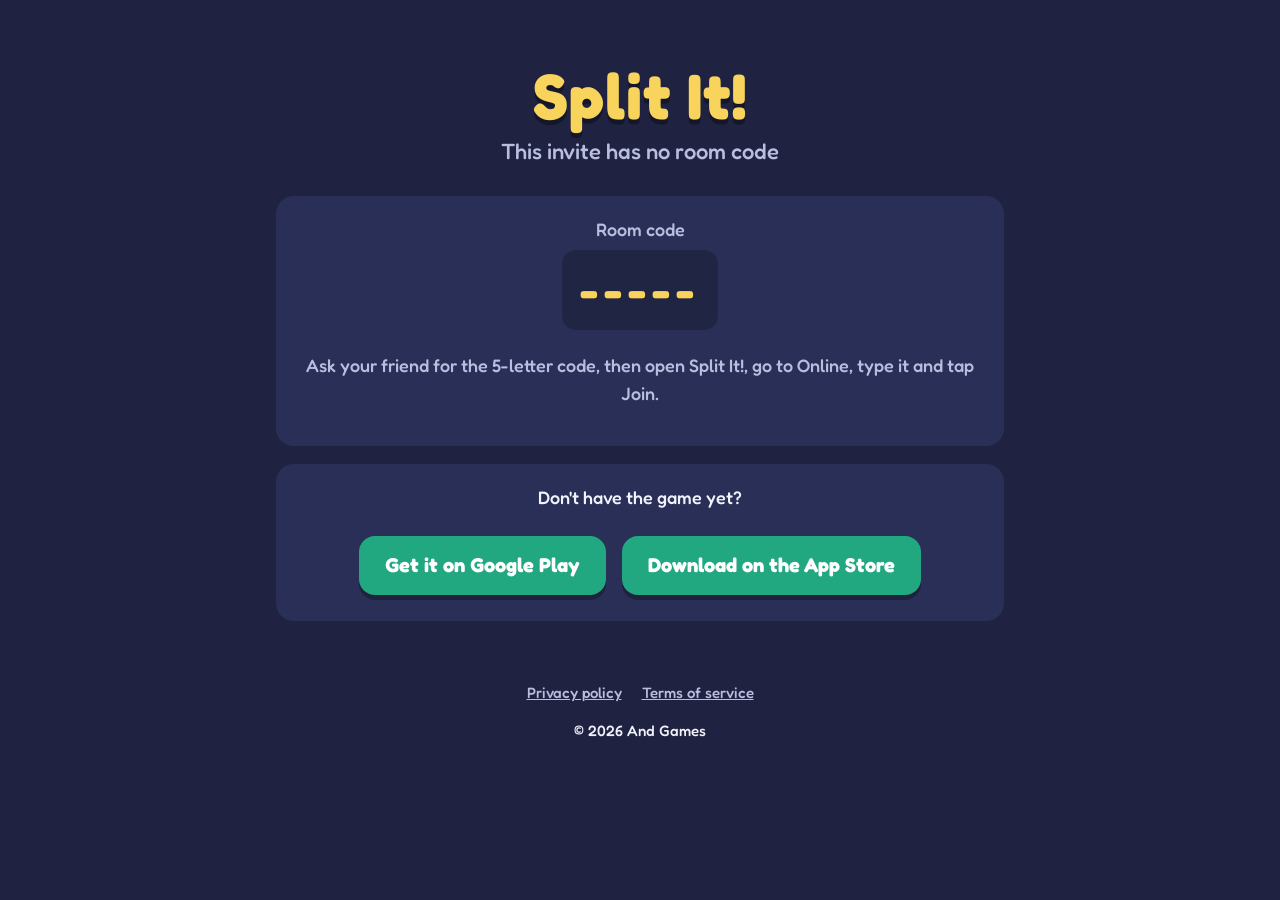
<file: room/index.html>
<!doctype html>
<html lang="en">
<head>
	<meta charset="utf-8">
	<meta name="viewport" content="width=device-width, initial-scale=1">
	<title>Join my room · Split It!</title>
	<meta name="description" content="A friend invites you to play Split It! together.">
	<meta name="robots" content="noindex">
	<link rel="stylesheet" href="../style.css">
</head>
<body>
	<main>
		<div class="hero">
			<a class="logo" href="../">Split It!</a>
			<p class="tagline" id="title">A friend invites you to play</p>
		</div>

		<div class="card" style="text-align: center">
			<p style="margin: 0" class="muted">Room code</p>
			<div class="code" id="code">-----</div>
			<p>
				<a class="button blue" id="open" href="#">Open in Split It!</a>
			</p>
			<p class="muted" id="manual">Or open Split It!, go to Online, type the code and tap Join.</p>
		</div>

		<div class="card" style="text-align: center" id="get">
			<p style="margin-top: 0">Don't have the game yet?</p>
			<a class="button green" id="play" href="https://play.google.com/store/apps/details?id=games.and.splitit">Get it on Google Play</a>
			<a class="button green" id="appstore" href="https://apps.apple.com/app/id6829660923">Download on the App Store</a>
		</div>
	</main>
	<footer>
		<a href="../privacy/">Privacy policy</a>
		<a href="../terms/">Terms of service</a>
		<p>© 2026 And Games</p>
	</footer>

	<script>
		// The link carries the room code: ?r=ABCDE (what the game shares), or ?ABCDE, or #ABCDE.
		var params = new URLSearchParams(location.search);
		var raw = params.get("r") || location.search.replace(/^\?/, "").split("&")[0] || location.hash.replace(/^#/, "");
		var code = (raw || "").toUpperCase().replace(/[^A-Z]/g, "").slice(0, 5);
		var android = /Android/i.test(navigator.userAgent);
		// iPads ask for the desktop site, so they read as a Mac with a touch screen.
		var apple = /iPhone|iPad|iPod/i.test(navigator.userAgent) || (/Macintosh/i.test(navigator.userAgent) && navigator.maxTouchPoints > 1);
		var open = document.getElementById("open");

		// Only this phone's store, or both on a computer.
		if (android) document.getElementById("appstore").style.display = "none";
		if (apple) document.getElementById("play").style.display = "none";

		if (code.length === 5) {
			document.getElementById("code").textContent = code;
			// On Android an intent link opens the game, or comes back here when it isn't installed.
			var back = location.origin + location.pathname + "?r=" + code + "&noapp=1";
			var appLink = android
				? "intent://room/" + code + "#Intent;scheme=splitit;package=games.and.splitit;S.browser_fallback_url=" + encodeURIComponent(back) + ";end"
				: "splitit://room/" + code;
			open.href = appLink;
			if (params.get("noapp") === "1") {
				document.getElementById("title").textContent = "Install the game, then come back to this link";
			} else if (android) {
				location.href = appLink;
			}
		} else {
			document.getElementById("title").textContent = "This invite has no room code";
			open.style.display = "none";
			document.getElementById("manual").textContent = "Ask your friend for the 5-letter code, then open Split It!, go to Online, type it and tap Join.";
		}
	</script>
</body>
</html>
</file>
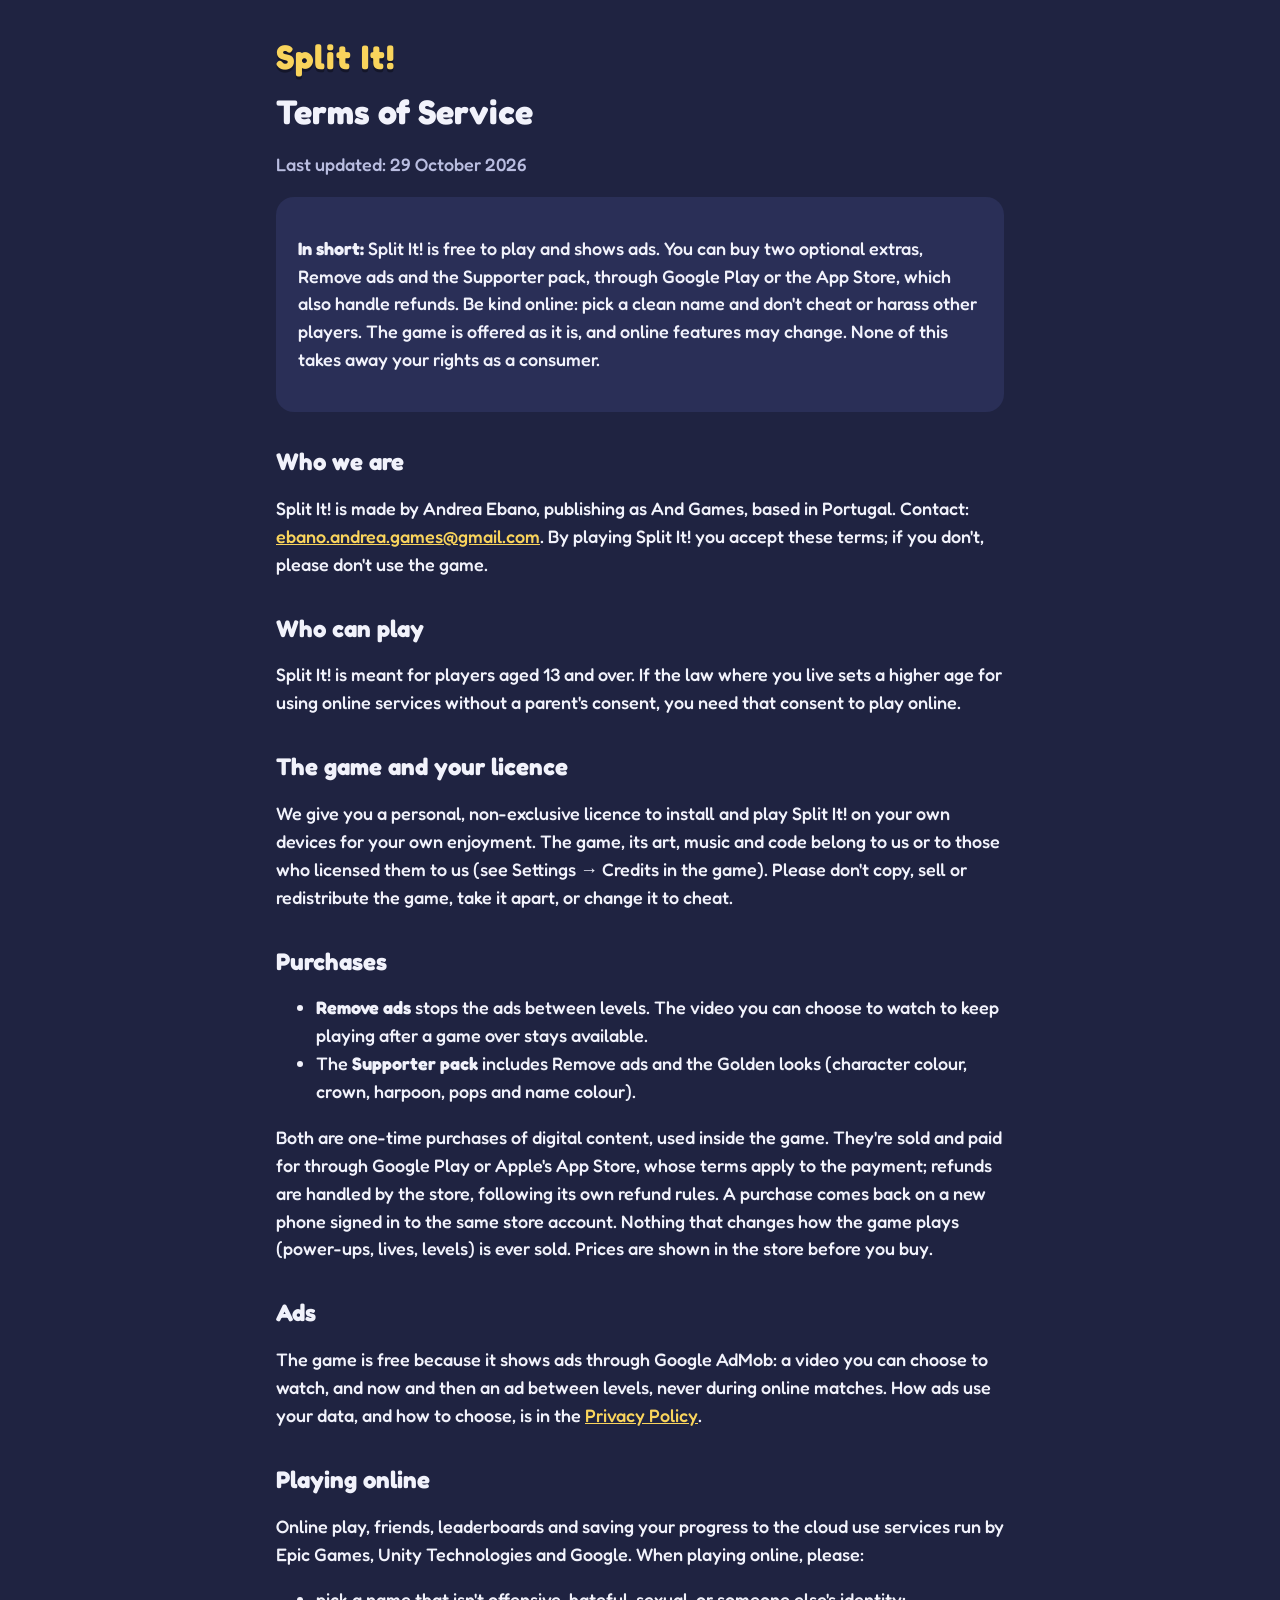
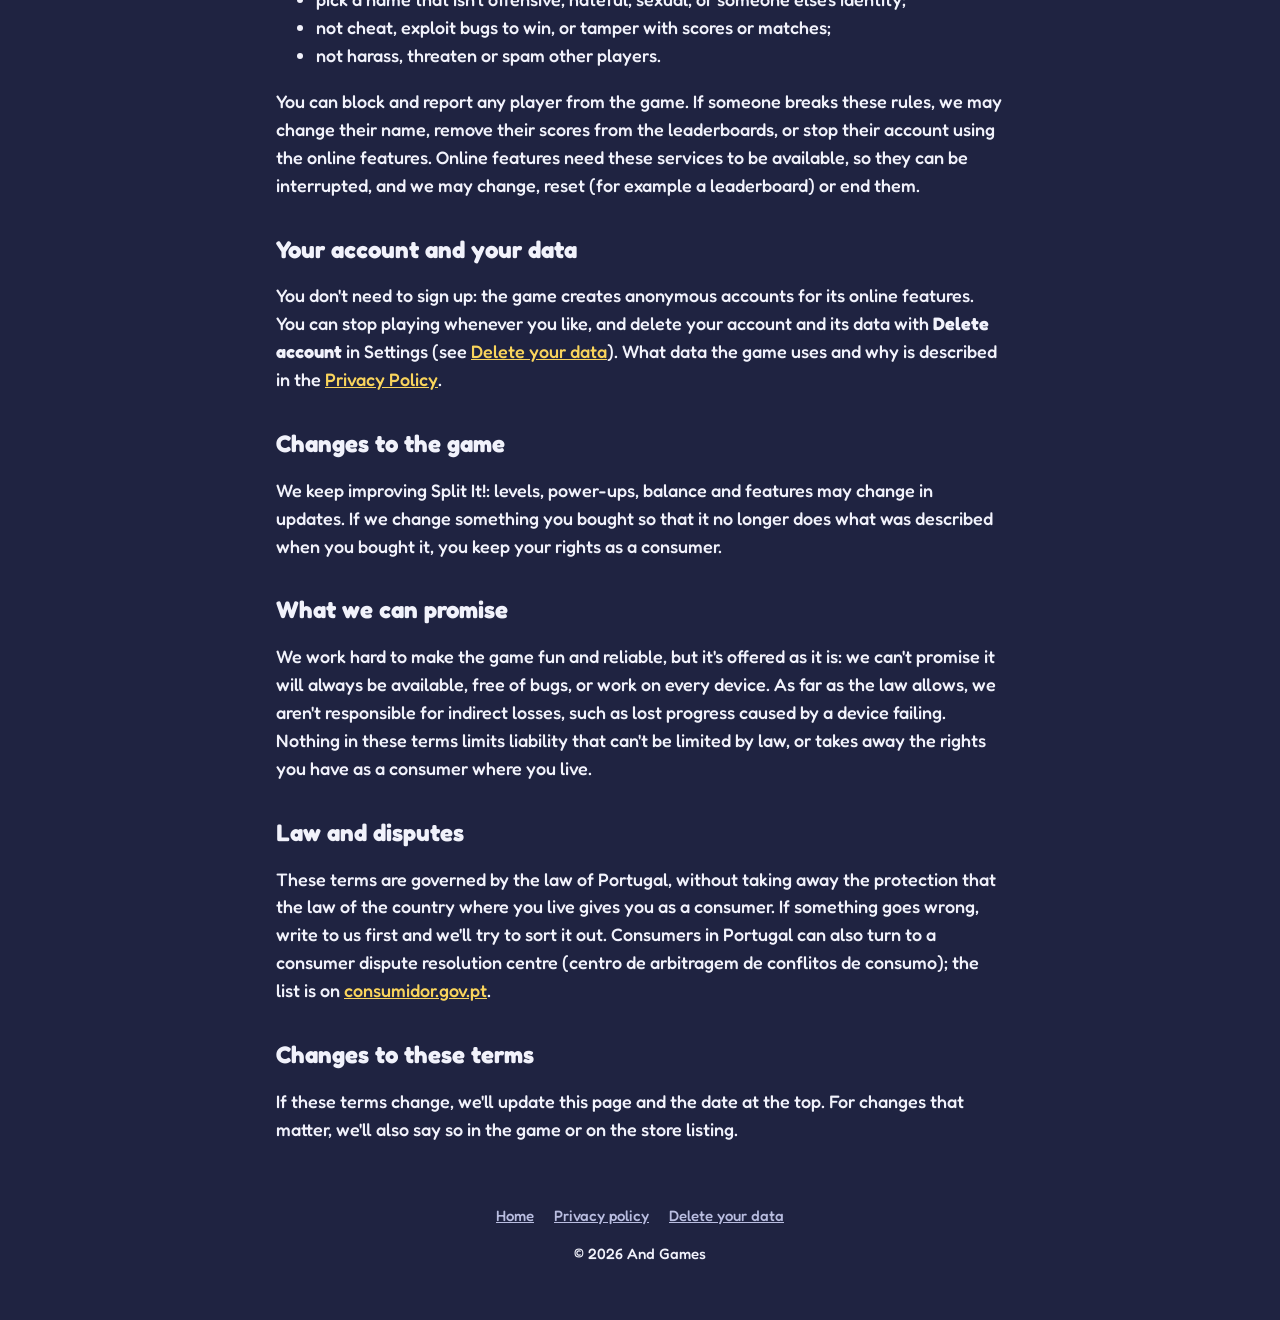
<file: terms/index.html>
<!doctype html>
<html lang="en">
<head>
	<meta charset="utf-8">
	<meta name="viewport" content="width=device-width, initial-scale=1">
	<title>Terms of Service · Split It!</title>
	<meta name="description" content="The rules for playing Split It!: purchases, playing online, names, and what we can and can't promise.">
	<link rel="stylesheet" href="../style.css">
</head>
<body>
	<main>
		<nav class="top"><a class="logo small" href="../">Split It!</a></nav>

		<h1>Terms of Service</h1>
		<p class="muted">Last updated: 29 October 2026</p>

		<div class="card">
			<p><strong>In short:</strong> Split It! is free to play and shows ads. You can buy two optional extras, Remove ads and the Supporter pack, through Google Play or the App Store, which also handle refunds. Be kind online: pick a clean name and don't cheat or harass other players. The game is offered as it is, and online features may change. None of this takes away your rights as a consumer.</p>
		</div>

		<h2>Who we are</h2>
		<p>Split It! is made by Andrea Ebano, publishing as And Games, based in Portugal. Contact: <a href="mailto:ebano.andrea.games@gmail.com">ebano.andrea.games@gmail.com</a>. By playing Split It! you accept these terms; if you don't, please don't use the game.</p>

		<h2>Who can play</h2>
		<p>Split It! is meant for players aged 13 and over. If the law where you live sets a higher age for using online services without a parent's consent, you need that consent to play online.</p>

		<h2>The game and your licence</h2>
		<p>We give you a personal, non-exclusive licence to install and play Split It! on your own devices for your own enjoyment. The game, its art, music and code belong to us or to those who licensed them to us (see Settings → Credits in the game). Please don't copy, sell or redistribute the game, take it apart, or change it to cheat.</p>

		<h2>Purchases</h2>
		<ul>
			<li><strong>Remove ads</strong> stops the ads between levels. The video you can choose to watch to keep playing after a game over stays available.</li>
			<li>The <strong>Supporter pack</strong> includes Remove ads and the Golden looks (character colour, crown, harpoon, pops and name colour).</li>
		</ul>
		<p>Both are one-time purchases of digital content, used inside the game. They're sold and paid for through Google Play or Apple's App Store, whose terms apply to the payment; refunds are handled by the store, following its own refund rules. A purchase comes back on a new phone signed in to the same store account. Nothing that changes how the game plays (power-ups, lives, levels) is ever sold. Prices are shown in the store before you buy.</p>

		<h2>Ads</h2>
		<p>The game is free because it shows ads through Google AdMob: a video you can choose to watch, and now and then an ad between levels, never during online matches. How ads use your data, and how to choose, is in the <a href="../privacy/">Privacy Policy</a>.</p>

		<h2>Playing online</h2>
		<p>Online play, friends, leaderboards and saving your progress to the cloud use services run by Epic Games, Unity Technologies and Google. When playing online, please:</p>
		<ul>
			<li>pick a name that isn't offensive, hateful, sexual, or someone else's identity;</li>
			<li>not cheat, exploit bugs to win, or tamper with scores or matches;</li>
			<li>not harass, threaten or spam other players.</li>
		</ul>
		<p>You can block and report any player from the game. If someone breaks these rules, we may change their name, remove their scores from the leaderboards, or stop their account using the online features. Online features need these services to be available, so they can be interrupted, and we may change, reset (for example a leaderboard) or end them.</p>

		<h2>Your account and your data</h2>
		<p>You don't need to sign up: the game creates anonymous accounts for its online features. You can stop playing whenever you like, and delete your account and its data with <strong>Delete account</strong> in Settings (see <a href="../delete/">Delete your data</a>). What data the game uses and why is described in the <a href="../privacy/">Privacy Policy</a>.</p>

		<h2>Changes to the game</h2>
		<p>We keep improving Split It!: levels, power-ups, balance and features may change in updates. If we change something you bought so that it no longer does what was described when you bought it, you keep your rights as a consumer.</p>

		<h2>What we can promise</h2>
		<p>We work hard to make the game fun and reliable, but it's offered as it is: we can't promise it will always be available, free of bugs, or work on every device. As far as the law allows, we aren't responsible for indirect losses, such as lost progress caused by a device failing. Nothing in these terms limits liability that can't be limited by law, or takes away the rights you have as a consumer where you live.</p>

		<h2>Law and disputes</h2>
		<p>These terms are governed by the law of Portugal, without taking away the protection that the law of the country where you live gives you as a consumer. If something goes wrong, write to us first and we'll try to sort it out. Consumers in Portugal can also turn to a consumer dispute resolution centre (centro de arbitragem de conflitos de consumo); the list is on <a href="https://www.consumidor.gov.pt">consumidor.gov.pt</a>.</p>

		<h2>Changes to these terms</h2>
		<p>If these terms change, we'll update this page and the date at the top. For changes that matter, we'll also say so in the game or on the store listing.</p>
	</main>
	<footer>
		<a href="../">Home</a>
		<a href="../privacy/">Privacy policy</a>
		<a href="../delete/">Delete your data</a>
		<p>© 2026 And Games</p>
	</footer>
</body>
</html>
</file>
<file: style.css>
/* Split It! website: the game's colors and font (Fredoka, SIL OFL, served from here). */
@font-face {
	font-family: "Fredoka";
	src: url("fonts/Fredoka-Medium.ttf") format("truetype");
	font-weight: 500;
	font-display: swap;
}
@font-face {
	font-family: "Fredoka";
	src: url("fonts/Fredoka-Bold.ttf") format("truetype");
	font-weight: 700;
	font-display: swap;
}

:root {
	--bg: #1f2341;
	--panel: #2a2f57;
	--text: #f1f2fb;
	--muted: #b9bde0;
	--yellow: #f9d45c;
	--orange: #ef8550;
	--blue: #2985d9;
	--green: #22a880;
	--slate: #424d85;
}

* { box-sizing: border-box; }

html { background: var(--bg); }

body {
	margin: 0;
	background: var(--bg);
	color: var(--text);
	font-family: "Fredoka", "Trebuchet MS", sans-serif;
	font-weight: 500;
	font-size: 18px;
	line-height: 1.55;
}

main {
	max-width: 760px;
	margin: 0 auto;
	padding: 40px 16px 24px;
}

a { color: var(--yellow); }

h1, h2, h3 { font-weight: 700; line-height: 1.2; }

h1 { font-size: 34px; margin: 0 0 8px; }
h2 { font-size: 24px; margin: 36px 0 8px; }
h3 { font-size: 19px; margin: 24px 0 4px; }

p, li { color: var(--text); }
.muted { color: var(--muted); }

.logo {
	display: inline-block;
	color: var(--yellow);
	font-weight: 700;
	font-size: 64px;
	line-height: 1;
	text-decoration: none;
	text-shadow: 0 5px 0 rgba(0, 0, 0, 0.35);
	letter-spacing: 1px;
}
.logo.small { font-size: 34px; text-shadow: 0 3px 0 rgba(0, 0, 0, 0.35); }

.tagline { color: var(--muted); font-size: 22px; margin: 6px 0 28px; }

.hero { text-align: center; padding-top: 24px; }

.card {
	background: var(--panel);
	border-radius: 18px;
	padding: 20px 22px;
	margin: 18px 0;
}

.button {
	display: inline-block;
	min-width: 220px;
	padding: 14px 26px;
	margin: 6px;
	border-radius: 16px;
	color: #fff;
	background: var(--orange);
	box-shadow: 0 5px 0 rgba(0, 0, 0, 0.28);
	font-weight: 700;
	font-size: 20px;
	text-align: center;
	text-decoration: none;
}
.button:active { transform: translateY(3px); box-shadow: 0 2px 0 rgba(0, 0, 0, 0.28); }
.button.blue { background: var(--blue); }
.button.green { background: var(--green); }
.button.slate { background: var(--slate); }
.button.disabled { background: var(--slate); color: var(--muted); pointer-events: none; }

.code {
	display: inline-block;
	font-weight: 700;
	font-size: 44px;
	letter-spacing: 6px;
	color: var(--yellow);
	background: rgba(0, 0, 0, 0.22);
	border-radius: 14px;
	padding: 6px 18px;
	margin: 6px 0 4px;
}

nav.top { display: flex; align-items: center; justify-content: space-between; gap: 12px; margin-bottom: 18px; }
nav.top a.home { font-size: 16px; }

footer {
	max-width: 760px;
	margin: 0 auto;
	padding: 18px 16px 40px;
	color: var(--muted);
	font-size: 15px;
	text-align: center;
}
footer a { color: var(--muted); margin: 0 8px; }

table { width: 100%; border-collapse: collapse; font-size: 16px; }
th, td { text-align: left; vertical-align: top; padding: 8px 10px; border-bottom: 1px solid rgba(255, 255, 255, 0.1); }
th { color: var(--muted); font-weight: 500; }

@media (max-width: 520px) {
	body { font-size: 17px; }
	.logo { font-size: 50px; }
	.button { width: 100%; margin: 6px 0; }
	.code { font-size: 36px; }
	table { font-size: 15px; }
}
</file>
